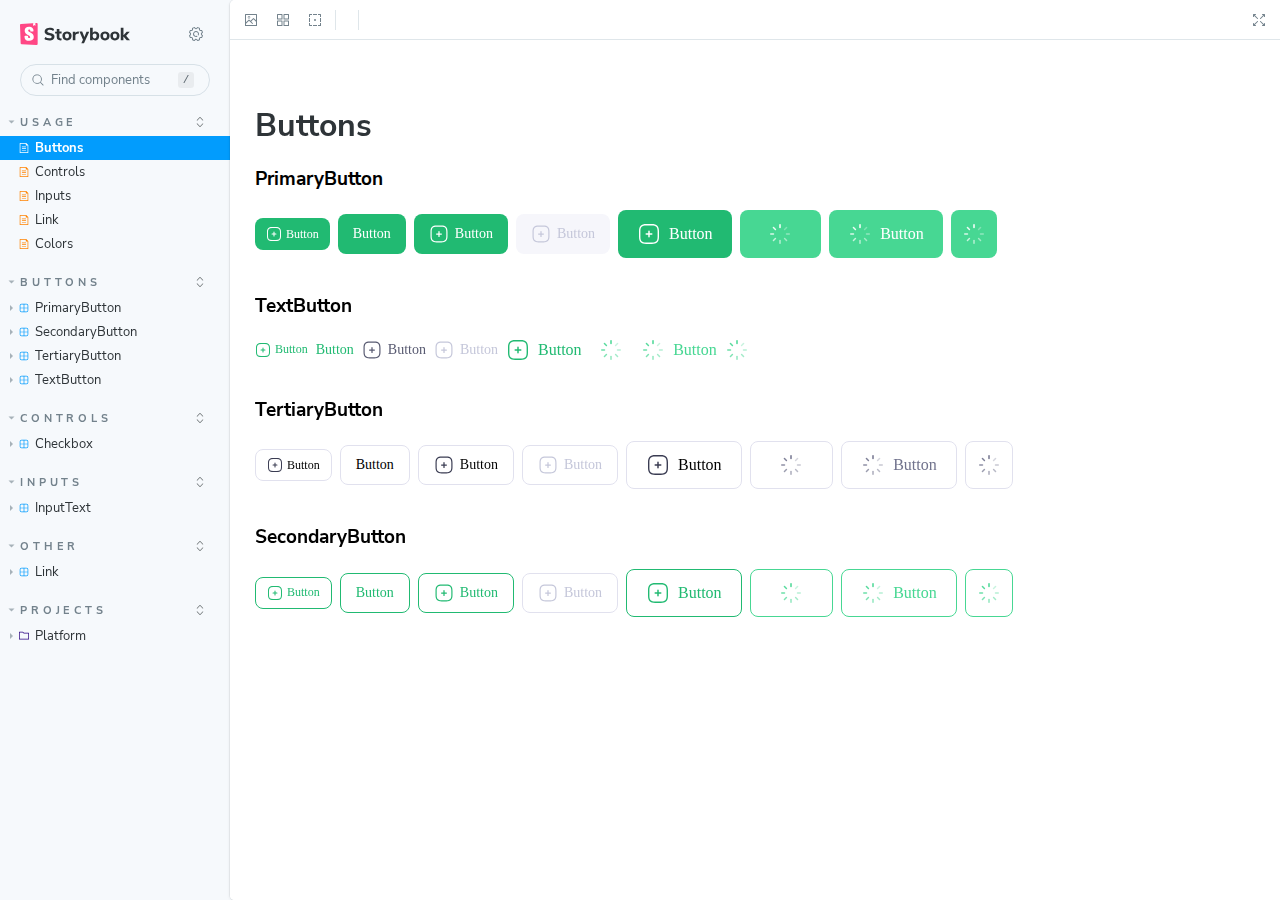
<file: index.html>
<!DOCTYPE html>
<html lang="en">
  <head>
    <meta charset="utf-8" />

    <title>@storybook/cli - Storybook</title>
    <meta name="viewport" content="width=device-width, initial-scale=1" />

    
    <link rel="icon" type="image/svg+xml" href="./favicon.svg" />
    
    <link
      rel="prefetch"
      href="./sb-common-assets/nunito-sans-regular.woff2"
      as="font"
      type="font/woff2"
      crossorigin
    />
    <link
      rel="prefetch"
      href="./sb-common-assets/nunito-sans-bold.woff2"
      as="font"
      type="font/woff2"
      crossorigin
    />
    <link rel="stylesheet" href="./sb-common-assets/fonts.css" />

    <link href="./sb-manager/runtime.js" rel="modulepreload" />

    
    <link href="./sb-addons/links-0/manager-bundle.js" rel="modulepreload" />
    
    <link href="./sb-addons/essentials-controls-1/manager-bundle.js" rel="modulepreload" />
    
    <link href="./sb-addons/essentials-actions-2/manager-bundle.js" rel="modulepreload" />
    
    <link href="./sb-addons/essentials-backgrounds-3/manager-bundle.js" rel="modulepreload" />
    
    <link href="./sb-addons/essentials-viewport-4/manager-bundle.js" rel="modulepreload" />
    
    <link href="./sb-addons/essentials-toolbars-5/manager-bundle.js" rel="modulepreload" />
    
    <link href="./sb-addons/essentials-measure-6/manager-bundle.js" rel="modulepreload" />
    
    <link href="./sb-addons/essentials-outline-7/manager-bundle.js" rel="modulepreload" />
    
    <link href="./sb-addons/interactions-8/manager-bundle.js" rel="modulepreload" />
    
    <link href="./sb-addons/whitespace-html-esm-preset-9/manager-bundle.js" rel="modulepreload" />
    
    <link href="./sb-addons/geometricpanda-badges-10/manager-bundle.js" rel="modulepreload" />
    
    <link href="./sb-addons/designs-11/register-bundle.js" rel="modulepreload" />
       

    <style>
      #storybook-root[hidden] {
        display: none !important;
      }
    </style>

    
  </head>
  <body>
    <div id="root"></div>

    
    <script>
      
        
          window['FEATURES'] = {
  "warnOnLegacyHierarchySeparator": true,
  "buildStoriesJson": false,
  "storyStoreV7": true,
  "argTypeTargetsV7": true,
  "legacyDecoratorFileOrder": false
};
        
      
        
          window['REFS'] = {};
        
      
        
          window['LOGLEVEL'] = "info";
        
      
        
          window['DOCS_OPTIONS'] = {
  "defaultName": "Docs",
  "autodocs": true
};
        
      
        
          window['CONFIG_TYPE'] = "PRODUCTION";
        
      
        
      
        
      
    </script>
    

    <script type="module">
      import './sb-manager/runtime.js';

      
      import './sb-addons/links-0/manager-bundle.js';
      
      import './sb-addons/essentials-controls-1/manager-bundle.js';
      
      import './sb-addons/essentials-actions-2/manager-bundle.js';
      
      import './sb-addons/essentials-backgrounds-3/manager-bundle.js';
      
      import './sb-addons/essentials-viewport-4/manager-bundle.js';
      
      import './sb-addons/essentials-toolbars-5/manager-bundle.js';
      
      import './sb-addons/essentials-measure-6/manager-bundle.js';
      
      import './sb-addons/essentials-outline-7/manager-bundle.js';
      
      import './sb-addons/interactions-8/manager-bundle.js';
      
      import './sb-addons/whitespace-html-esm-preset-9/manager-bundle.js';
      
      import './sb-addons/geometricpanda-badges-10/manager-bundle.js';
      
      import './sb-addons/designs-11/register-bundle.js';
      
    </script>

    <link href="./sb-preview/runtime.js" rel="prefetch" as="script" />
  </body>
</html>
</file>
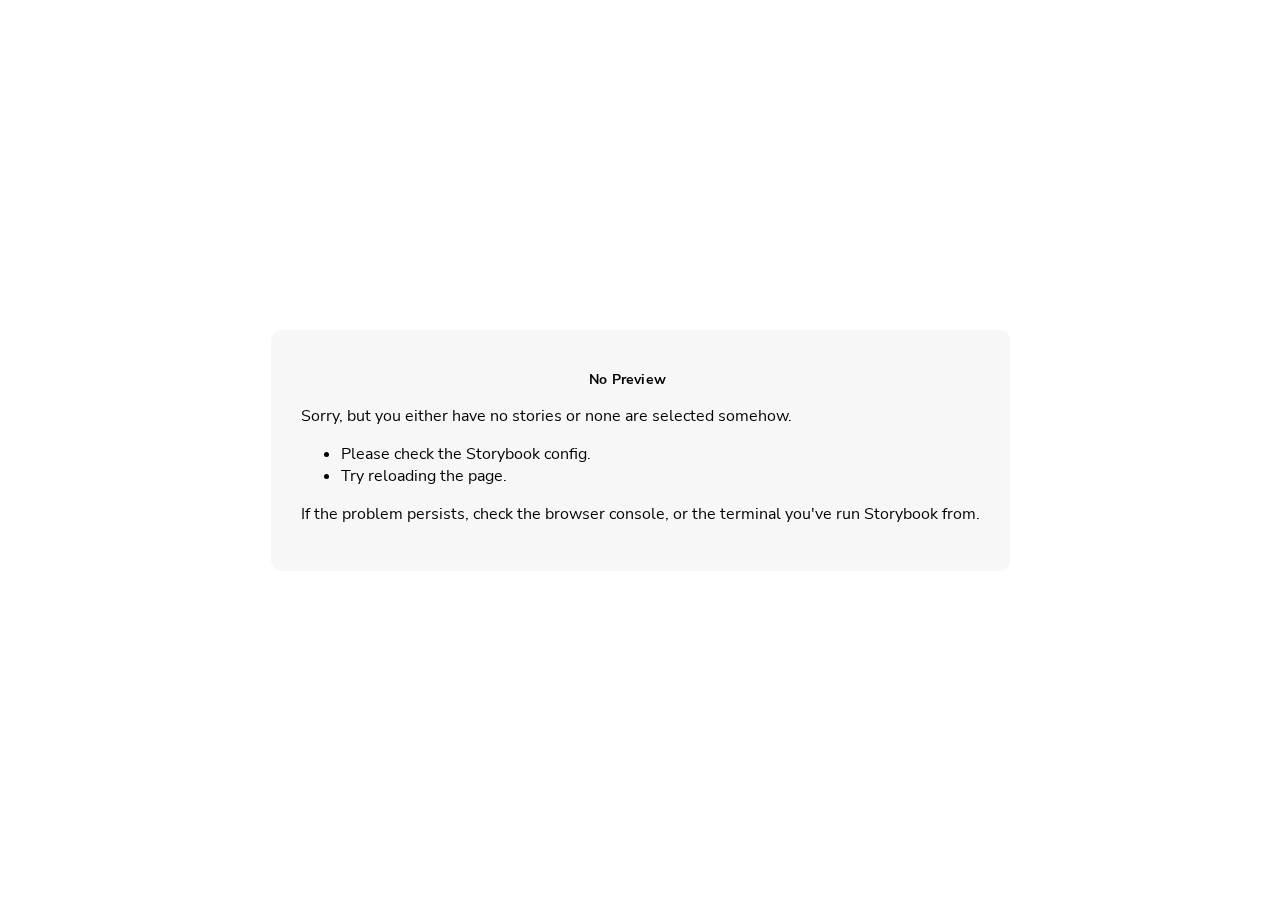
<file: iframe.html>
<!doctype html><html lang="en"><head><meta charset="utf-8"><title>Webpack App</title><meta name="viewport" content="width=device-width,initial-scale=1"><link rel="prefetch" href="./sb-common-assets/nunito-sans-regular.woff2" as="font" type="font/woff2" crossorigin><link rel="prefetch" href="./sb-common-assets/nunito-sans-italic.woff2" as="font" type="font/woff2" crossorigin><link rel="prefetch" href="./sb-common-assets/nunito-sans-bold.woff2" as="font" type="font/woff2" crossorigin><link rel="prefetch" href="./sb-common-assets/nunito-sans-bold-italic.woff2" as="font" type="font/woff2" crossorigin><link rel="stylesheet" href="./sb-common-assets/fonts.css"><base target="_parent"><style>/* While we aren't showing the main block yet, but still preparing, we want everything the user
     has rendered, which may or may not be in #storybook-root, to be display none */
  .sb-show-preparing-story:not(.sb-show-main) > :not(.sb-preparing-story) {
    display: none;
  }

  .sb-show-preparing-docs:not(.sb-show-main) > :not(.sb-preparing-docs) {
    display: none;
  }

  /* Hide our own blocks when we aren't supposed to be showing them */
  :not(.sb-show-preparing-story) > .sb-preparing-story,
  :not(.sb-show-preparing-docs) > .sb-preparing-docs,
  :not(.sb-show-nopreview) > .sb-nopreview,
  :not(.sb-show-errordisplay) > .sb-errordisplay {
    display: none;
  }

  .sb-show-main.sb-main-centered {
    margin: 0;
    display: flex;
    align-items: center;
    min-height: 100vh;
  }

  .sb-show-main.sb-main-centered #storybook-root {
    box-sizing: border-box;
    margin: auto;
    padding: 1rem;
    max-height: 100%; /* Hack for centering correctly in IE11 */
  }

  /* Vertical centering fix for IE11 */
  @media screen and (-ms-high-contrast: none), (-ms-high-contrast: active) {
    .sb-show-main.sb-main-centered:after {
      content: '';
      min-height: inherit;
      font-size: 0;
    }
  }

  .sb-show-main.sb-main-fullscreen {
    margin: 0;
    padding: 0;
    display: block;
  }

  .sb-show-main.sb-main-padded {
    margin: 0;
    padding: 1rem;
    display: block;
    box-sizing: border-box;
  }

  .sb-wrapper {
    position: fixed;
    top: 0;
    bottom: 0;
    left: 0;
    right: 0;
    padding: 20px;
    font-family: 'Nunito Sans', -apple-system, '.SFNSText-Regular', 'San Francisco',
      BlinkMacSystemFont, 'Segoe UI', 'Helvetica Neue', Helvetica, Arial, sans-serif;
    -webkit-font-smoothing: antialiased;
    overflow: auto;
  }

  .sb-heading {
    font-size: 14px;
    font-weight: 600;
    letter-spacing: 0.2px;
    margin: 10px 0;
    padding-right: 25px;
  }

  .sb-nopreview {
    display: flex;
    align-content: center;
    justify-content: center;
  }

  .sb-nopreview_main {
    margin: auto;
    padding: 30px;
    border-radius: 10px;
    background: rgba(0, 0, 0, 0.03);
  }

  .sb-nopreview_heading {
    text-align: center;
  }

  .sb-errordisplay {
    border: 20px solid rgb(187, 49, 49);
    background: #222;
    color: #fff;
    z-index: 999999;
  }

  .sb-errordisplay_code {
    padding: 10px;
    background: #000;
    color: #eee;
    font-family: 'Operator Mono', 'Fira Code Retina', 'Fira Code', 'FiraCode-Retina', 'Andale Mono',
      'Lucida Console', Consolas, Monaco, monospace;
  }

  .sb-errordisplay pre {
    white-space: pre-wrap;
  }

  @-webkit-keyframes sb-rotate360 {
    from {
      transform: rotate(0deg);
    }
    to {
      transform: rotate(360deg);
    }
  }
  @keyframes sb-rotate360 {
    from {
      transform: rotate(0deg);
    }
    to {
      transform: rotate(360deg);
    }
  }
  @-webkit-keyframes sb-glow {
    0%,
    100% {
      opacity: 1;
    }
    50% {
      opacity: 0.4;
    }
  }
  @keyframes sb-glow {
    0%,
    100% {
      opacity: 1;
    }
    50% {
      opacity: 0.4;
    }
  }

  /* We display the preparing loaders *over* the rendering story */
  .sb-preparing-story,
  .sb-preparing-docs {
    background-color: white;
    /* Maximum possible z-index. It would be better to use stacking contexts to ensure it's always
    on top, but this isn't possible as it would require making CSS changes that could affect user code */
    z-index: 2147483647;
  }

  .sb-loader {
    -webkit-animation: sb-rotate360 0.7s linear infinite;
    animation: sb-rotate360 0.7s linear infinite;
    border-color: rgba(97, 97, 97, 0.29);
    border-radius: 50%;
    border-style: solid;
    border-top-color: #646464;
    border-width: 2px;
    display: inline-block;
    height: 32px;
    left: 50%;
    margin-left: -16px;
    margin-top: -16px;
    mix-blend-mode: difference;
    overflow: hidden;
    position: absolute;
    top: 50%;
    transition: all 200ms ease-out;
    vertical-align: top;
    width: 32px;
    z-index: 4;
  }

  .sb-previewBlock {
    background: #fff;
    border: 1px solid rgba(0, 0, 0, 0.1);
    border-radius: 4px;
    box-shadow: rgba(0, 0, 0, 0.1) 0 1px 3px 0;
    margin: 25px auto 40px;
    max-width: 600px;
  }

  .sb-previewBlock_header {
    align-items: center;
    box-shadow: rgba(0, 0, 0, 0.1) 0 -1px 0 0 inset;
    display: flex;
    gap: 14px;
    height: 40px;
    padding: 0 12px;
  }

  .sb-previewBlock_icon {
    -webkit-animation: sb-glow 1.5s ease-in-out infinite;
    animation: sb-glow 1.5s ease-in-out infinite;
    background: #e6e6e6;
    height: 14px;
    width: 14px;
  }
  .sb-previewBlock_icon:last-child {
    margin-left: auto;
  }

  .sb-previewBlock_body {
    -webkit-animation: sb-glow 1.5s ease-in-out infinite;
    animation: sb-glow 1.5s ease-in-out infinite;
    height: 182px;
    position: relative;
  }

  .sb-argstableBlock {
    border-collapse: collapse;
    border-spacing: 0;
    font-size: 13px;
    line-height: 20px;
    margin: 25px auto 40px;
    max-width: 600px;
    text-align: left;
    width: 100%;
  }
  .sb-argstableBlock th:first-of-type,
  .sb-argstableBlock td:first-of-type {
    padding-left: 20px;
  }
  .sb-argstableBlock th:nth-of-type(2),
  .sb-argstableBlock td:nth-of-type(2) {
    width: 35%;
  }
  .sb-argstableBlock th:nth-of-type(3),
  .sb-argstableBlock td:nth-of-type(3) {
    width: 15%;
  }
  .sb-argstableBlock th:last-of-type,
  .sb-argstableBlock td:last-of-type {
    width: 25%;
    padding-right: 20px;
  }
  .sb-argstableBlock th span,
  .sb-argstableBlock td span {
    -webkit-animation: sb-glow 1.5s ease-in-out infinite;
    animation: sb-glow 1.5s ease-in-out infinite;
    background-color: rgba(0, 0, 0, 0.1);
    border-radius: 0;
    box-shadow: none;
    color: transparent;
  }
  .sb-argstableBlock th {
    padding: 10px 15px;
  }

  .sb-argstableBlock-body {
    border-radius: 4px;
    box-shadow: rgba(0, 0, 0, 0.1) 0 1px 3px 1px, rgba(0, 0, 0, 0.065) 0 0 0 1px;
  }
  .sb-argstableBlock-body tr {
    background: transparent;
    overflow: hidden;
  }
  .sb-argstableBlock-body tr:not(:first-child) {
    border-top: 1px solid #e6e6e6;
  }
  .sb-argstableBlock-body tr:first-child td:first-child {
    border-top-left-radius: 4px;
  }
  .sb-argstableBlock-body tr:first-child td:last-child {
    border-top-right-radius: 4px;
  }
  .sb-argstableBlock-body tr:last-child td:first-child {
    border-bottom-left-radius: 4px;
  }
  .sb-argstableBlock-body tr:last-child td:last-child {
    border-bottom-right-radius: 4px;
  }
  .sb-argstableBlock-body td {
    background: #fff;
    padding-bottom: 10px;
    padding-top: 10px;
    vertical-align: top;
  }
  .sb-argstableBlock-body td:not(:first-of-type) {
    padding-left: 15px;
    padding-right: 15px;
  }
  .sb-argstableBlock-body button {
    -webkit-animation: sb-glow 1.5s ease-in-out infinite;
    animation: sb-glow 1.5s ease-in-out infinite;
    background-color: rgba(0, 0, 0, 0.1);
    border: 0;
    border-radius: 0;
    box-shadow: none;
    color: transparent;
    display: inline;
    font-size: 12px;
    line-height: 1;
    padding: 10px 16px;
  }

  .sb-argstableBlock-summary {
    margin-top: 4px;
  }

  .sb-argstableBlock-code {
    margin-right: 4px;
    margin-bottom: 4px;
    padding: 2px 5px;
  }</style><script>/* globals window */
  /* eslint-disable no-underscore-dangle */
  try {
    if (window.top !== window) {
      window.__REACT_DEVTOOLS_GLOBAL_HOOK__ = window.top.__REACT_DEVTOOLS_GLOBAL_HOOK__;
      window.__VUE_DEVTOOLS_GLOBAL_HOOK__ = window.top.__VUE_DEVTOOLS_GLOBAL_HOOK__;
      window.top.__VUE_DEVTOOLS_CONTEXT__ = window.document;
    }
  } catch (e) {
    // eslint-disable-next-line no-console
    console.warn('unable to connect to top frame for connecting dev tools');
  }</script><link href="static/css/main.58f92d61.css" rel="stylesheet"><style>#storybook-root[hidden],
      #storybook-docs[hidden] {
        display: none !important;
      }</style></head><body><div class="sb-preparing-story sb-wrapper"><div class="sb-loader"></div></div><div class="sb-preparing-docs sb-wrapper"><div class="sb-previewBlock"><div class="sb-previewBlock_header"><div class="sb-previewBlock_icon"></div><div class="sb-previewBlock_icon"></div><div class="sb-previewBlock_icon"></div><div class="sb-previewBlock_icon"></div></div><div class="sb-previewBlock_body"><div class="sb-loader"></div></div></div><table aria-hidden="true" class="sb-argstableBlock"><thead class="sb-argstableBlock-head"><tr><th><span>Name</span></th><th><span>Description</span></th><th><span>Default</span></th><th><span>Control</span></th></tr></thead><tbody class="sb-argstableBlock-body"><tr><td><span>propertyName</span><span title="Required">*</span></td><td><div><span>This is a short description</span></div><div class="sb-argstableBlock-summary"><div><span class="sb-argstableBlock-code">summary</span></div></div></td><td><div><span class="sb-argstableBlock-code">defaultValue</span></div></td><td><button>Set string</button></td></tr><tr><td><span>propertyName</span><span>*</span></td><td><div><span>This is a short description</span></div><div class="sb-argstableBlock-summary"><div><span class="sb-argstableBlock-code">summary</span></div></div></td><td><div><span class="sb-argstableBlock-code">defaultValue</span></div></td><td><button>Set string</button></td></tr><tr><td><span>propertyName</span><span>*</span></td><td><div><span>This is a short description</span></div><div class="sb-argstableBlock-summary"><div><span class="sb-argstableBlock-code">summary</span></div></div></td><td><div><span class="sb-argstableBlock-code">defaultValue</span></div></td><td><button>Set string</button></td></tr></tbody></table></div><div class="sb-nopreview sb-wrapper"><div class="sb-nopreview_main"><h1 class="sb-nopreview_heading sb-heading">No Preview</h1><p>Sorry, but you either have no stories or none are selected somehow.</p><ul><li>Please check the Storybook config.</li><li>Try reloading the page.</li></ul><p>If the problem persists, check the browser console, or the terminal you've run Storybook from.</p></div></div><div class="sb-errordisplay sb-wrapper"><pre id="error-message" class="sb-heading"></pre><pre class="sb-errordisplay_code"><code id="error-stack"></code></pre></div><div id="storybook-root"></div><div id="storybook-docs"></div><script>window['CONFIG_TYPE'] = "PRODUCTION";
          
      
          
            window['LOGLEVEL'] = "info";
          
      
          
            window['FRAMEWORK_OPTIONS'] = {"name":"@storybook/react-webpack5","options":{"legacyRootApi":true}};
          
      
          
      
          
            window['FEATURES'] = {"warnOnLegacyHierarchySeparator":true,"buildStoriesJson":false,"storyStoreV7":true,"argTypeTargetsV7":true,"legacyDecoratorFileOrder":false};
          
      
          
      
          
            window['STORIES'] = [{"titlePrefix":"","directory":"./src","files":"**/*.mdx","importPathMatcher":"^\\.[\\\\/](?:src(?:\\/(?!\\.)(?:(?:(?!(?:^|\\/)\\.).)*?)\\/|\\/|$)(?!\\.)(?=.)[^/]*?\\.mdx)$"},{"titlePrefix":"","directory":"./src","files":"**/*.stories.@(js|jsx|ts|tsx)","importPathMatcher":"^\\.[\\\\/](?:src(?:\\/(?!\\.)(?:(?:(?!(?:^|\\/)\\.).)*?)\\/|\\/|$)(?!\\.)(?=.)[^/]*?\\.stories\\.(js|jsx|ts|tsx))$"}];
          
      
          
            window['DOCS_OPTIONS'] = {"defaultName":"Docs","autodocs":true};</script><script type="module">import './sb-preview/runtime.js';

      
      import './runtime~main.17473101.iframe.bundle.js';
      
      import './main.0be205f4.iframe.bundle.js';</script></body></html>
</file>
<file: sb-common-assets/fonts.css>
@font-face {
  font-family: 'Nunito Sans';
  font-style: normal;
  font-weight: 400;
  font-display: swap;
  src: url('./nunito-sans-regular.woff2') format('woff2');
}

@font-face {
  font-family: 'Nunito Sans';
  font-style: italic;
  font-weight: 400;
  font-display: swap;
  src: url('./nunito-sans-italic.woff2') format('woff2');
}

@font-face {
  font-family: 'Nunito Sans';
  font-style: normal;
  font-weight: 700;
  font-display: swap;
  src: url('./nunito-sans-bold.woff2') format('woff2');
}

@font-face {
  font-family: 'Nunito Sans';
  font-style: italic;
  font-weight: 700;
  font-display: swap;
  src: url('./nunito-sans-bold-italic.woff2') format('woff2');
}
</file>
<file: static/css/main.58f92d61.css>
@font-face {
  src: url('https://cdn.dasreda.ru/fonts-static/fonts/SBSansDisplay/SBSansDisplay-Regular.eot')
  format('embedded-opentype'),
  url('https://cdn.dasreda.ru/fonts-static/fonts/SBSansDisplay/SBSansDisplay-Regular.woff2') format('woff2'),
  url('https://cdn.dasreda.ru/fonts-static/fonts/SBSansDisplay/SBSansDisplay-Regular.woff') format('woff'),
  url('https://cdn.dasreda.ru/fonts-static/fonts/SBSansDisplay/SBSansDisplay-Regular.ttf') format('truetype');
  font-weight: normal;
  font-style: normal;
  font-display: swap;
  font-family: SB Sans Display;
}
@font-face {
  src: url('https://cdn.dasreda.ru/fonts-static/fonts/SBSansDisplay/SBSansDisplay-Regular.eot')
  format('embedded-opentype'),
  url('https://cdn.dasreda.ru/fonts-static/fonts/SBSansDisplay/SBSansDisplay-Regular.woff2') format('woff2'),
  url('https://cdn.dasreda.ru/fonts-static/fonts/SBSansDisplay/SBSansDisplay-Regular.woff') format('woff'),
  url('https://cdn.dasreda.ru/fonts-static/fonts/SBSansDisplay/SBSansDisplay-Regular.ttf') format('truetype');
  font-weight: 500;
  font-style: normal;
  font-display: swap;
  font-family: SB Sans Display;
}
@font-face {
  src: url('https://cdn.dasreda.ru/fonts-static/fonts/SBSansUI/SBSansUI-Regular.eot')
        format('embedded-opentype'),
      url('https://cdn.dasreda.ru/fonts-static/fonts/SBSansUI/SBSansUI-Regular.woff2') format('woff2'),
      url('https://cdn.dasreda.ru/fonts-static/fonts/SBSansUI/SBSansUI-Regular.woff') format('woff'),
      url('https://cdn.dasreda.ru/fonts-static/fonts/SBSansUI/SBSansUI-Regular.ttf') format('truetype');
  font-weight: normal;
  font-style: normal;
  font-display: swap;
  font-family: SB Sans Interface;
}
@font-face {
  src: url('https://cdn.dasreda.ru/fonts-static/fonts/SBSansUI/SBSansUI-Semibold.eot')
        format('embedded-opentype'),
      url('https://cdn.dasreda.ru/fonts-static/fonts/SBSansUI/SBSansUI-Semibold.woff2') format('woff2'),
      url('https://cdn.dasreda.ru/fonts-static/fonts/SBSansUI/SBSansUI-Semibold.woff') format('woff'),
      url('https://cdn.dasreda.ru/fonts-static/fonts/SBSansUI/SBSansUI-Semibold.ttf') format('truetype');
  font-weight: 600;
  font-style: normal;
  font-display: swap;
  font-family: SB Sans Interface;
}
* {
  box-sizing: border-box;
  outline: none;
}
html, body {
  font-family: SB Sans Display;
}
.zozg0c0 {
  --zozg0c1: #fff;
  --zozg0c2: #000;
  --zozg0c3: #EEFCF5;
  --zozg0c4: #E5FAF0;
  --zozg0c5: #B9F4D8;
  --zozg0c6: #84EBBB;
  --zozg0c7: #47D793;
  --zozg0c8: #21BA72;
  --zozg0c9: #209F6D;
  --zozg0ca: #1F8468;
  --zozg0cb: #116951;
  --zozg0cc: #084937;
  --zozg0cd: #F9F9FC;
  --zozg0ce: #F6F6FB;
  --zozg0cf: #E1E1EE;
  --zozg0cg: #C5C7DA;
  --zozg0ch: #9DA0B6;
  --zozg0ci: #71738D;
  --zozg0cj: #585A71;
  --zozg0ck: #3A3C52;
  --zozg0cl: #2D3045;
  --zozg0cm: #222539;
  --zozg0cn: #FFF0F3;
  --zozg0co: #FFE0E8;
  --zozg0cp: #FCC5D2;
  --zozg0cq: #F98BA5;
  --zozg0cr: #F5426D;
  --zozg0cs: #F31C50;
  --zozg0ct: #CF1743;
  --zozg0cu: #A81538;
  --zozg0cv: #810E2A;
  --zozg0cw: #60061C;
  --zozg0cx: rgba(255, 255, 255, 0.1);
  --zozg0cy: rgba(255, 255, 255, 0.2);
  --zozg0cz: rgba(255, 255, 255, 0.4);
  --zozg0c10: rgba(34, 37, 57, 0.5);
  --zozg0c11: rgba(34, 37, 57, 0.8);
  --zozg0c12: linear-gradient(104deg, #CD0C97 1%, #641CFF 100%);
  --zozg0c13: 400 20px/28px SB Sans Interface, sans-serif;
  --zozg0c14: 600 20px/28px SB Sans Interface, sans-serif;
  --zozg0c15: 400 18px/24px SB Sans Interface, sans-serif;
  --zozg0c16: 600 18px/24px SB Sans Interface, sans-serif;
  --zozg0c17: 400 16px/24px SB Sans Interface, sans-serif;
  --zozg0c18: 600 16px/24px SB Sans Interface, sans-serif;
  --zozg0c19: 400 14px/20px SB Sans Interface, sans-serif;
  --zozg0c1a: 600 14px/20px SB Sans Interface, sans-serif;
  --zozg0c1b: 400 12px/16px SB Sans Interface, sans-serif;
  --zozg0c1c: 600 12px/16px SB Sans Interface, sans-serif;
  --zozg0c1d: 400 48px/56px SB Sans Display, sans-serif;
  --zozg0c1e: 600 48px/56px SB Sans Display, sans-serif;
  --zozg0c1f: 400 48px/48px SB Sans Display, sans-serif;
  --zozg0c1g: 600 48px/48px SB Sans Display, sans-serif;
  --zozg0c1h: 400 32px/40px SB Sans Display, sans-serif;
  --zozg0c1i: 600 32px/40px SB Sans Display, sans-serif;
  --zozg0c1j: 400 24px/30px SB Sans Display, sans-serif;
  --zozg0c1k: 600 24px/30px SB Sans Display, sans-serif;
  --zozg0c1l: 400 24px/36px SB Sans Display, sans-serif;
  --zozg0c1m: 600 24px/36px SB Sans Display, sans-serif;
  --zozg0c1n: 400 20px/28px SB Sans Display, sans-serif;
  --zozg0c1o: 600 20px/28px SB Sans Display, sans-serif;
  --zozg0c1p: 400 20px/32px SB Sans Interface, sans-serif;
  --zozg0c1q: 400 20px/28px SB Sans Interface, sans-serif;
  --zozg0c1r: 400 16px/24px SB Sans Interface, sans-serif;
  --zozg0c1s: 400 14px/20px SB Sans Interface, sans-serif;
  --zozg0c1t: 400 12px/16px SB Sans Interface, sans-serif;
  --zozg0c1u: 600 32px/40px SB Sans Display, sans-serif;
  --zozg0c1v: 600 28px/36px SB Sans Display, sans-serif;
  --zozg0c1w: 600 24px/30px SB Sans Display, sans-serif;
  --zozg0c1x: 600 24px/30px SB Sans Display, sans-serif;
  --zozg0c1y: 0px;
  --zozg0c1z: 768px;
  --zozg0c20: 1024px;
  --zozg0c21: 1280px;
  --zozg0c22: 4px;
  --zozg0c23: 8px;
}
._15i4hed0 {
  background-color: var(--zozg0c1);
  border: 1px solid;
  border-radius: 8px;
  position: relative;
  border-color: var(--zozg0cf);
}
._15i4hed0:hover {
  background-color: var(--zozg0cd);
}
._15i4hed0:active {
  background-color: var(--zozg0cd);
  border-color: var(--zozg0cg);
}
._15i4hed0:focus {
  box-shadow: 0 0 0 3px var(--zozg0ce);
}
._15i4hed0:active {
  box-shadow: none;
}
._15i4hed1 {
  background-color: var(--zozg0c1);
}
._15i4hed1:hover {
  background-color: var(--zozg0c1);
}
._15i4hed1:active {
  background-color: var(--zozg0c1);
}
._15i4hed2 {
  background-color: var(--zozg0c1);
  color: var(--zozg0ci);
  border-color: var(--zozg0cf);
}
._15i4hed2:hover {
  background-color: var(--zozg0c1);
}
._15i4hed2:active {
  border-color: var(--zozg0cf);
  background-color: var(--zozg0c1);
}
._15i4hed3 {
  color: var(--zozg0ck);
}
._197rj410 {
  color: transparent !important;
}
.mmp8081.mmp8081 {
  cursor: default;
}
.mmp8082.mmp8082 {
  color: var(--zozg0cg);
  border-color: var(--zozg0cf);
}
.mmp8082.mmp8082:hover {
  color: var(--zozg0cg);
  border-color: var(--zozg0cf);
}
.mmp8082.mmp8082:active {
  color: var(--zozg0cg);
  border-color: var(--zozg0cf);
}
.mmp8082.mmp8082:focus {
  color: var(--zozg0cg);
  border-color: var(--zozg0cf);
}
@-webkit-keyframes _1w7lseh0 {
  0% {
    -webkit-transform: rotate(0deg);
            transform: rotate(0deg);
  }
  100% {
    -webkit-transform: rotate(360deg);
            transform: rotate(360deg);
  }
}
@keyframes _1w7lseh0 {
  0% {
    -webkit-transform: rotate(0deg);
            transform: rotate(0deg);
  }
  100% {
    -webkit-transform: rotate(360deg);
            transform: rotate(360deg);
  }
}
._1urxfpj0 {
  font-size: 12px;
  padding: 7px 11px;
  height: 32px;
}
._1urxfpj1 {
  font-size: 14px;
  padding: 9px 15px;
  height: 40px;
}
._1urxfpj2 {
  font-size: 16px;
  padding: 11px 19px;
  height: 48px;
}
.obc3r00 {
  background: transparent none repeat 0 0 / auto auto padding-box border-box scroll;
  background: initial;
  border: medium none currentColor;
  border: initial;
}
.obc3r00 {
  padding: 0;
  padding: initial;
  height: auto;
}
 ._1urxfpj0.obc3r00 {
  height: 16px;
}
 ._1urxfpj1.obc3r00 {
  height: 20px;
}
 ._1urxfpj2.obc3r00 {
  height: 24px;
}
.obc3r01 {
  color: var(--zozg0c8);
}
.obc3r01:hover {
  color: var(--zozg0c9);
}
.obc3r01:focus {
  color: var(--zozg0c9);
}
.obc3r01:active {
  color: var(--zozg0ca);
}
.obc3r02 {
  color: var(--zozg0cj);
}
.obc3r02:hover {
  color: var(--zozg0ck);
}
.obc3r02:focus {
  color: var(--zozg0ck);
}
.obc3r02:active {
  color: var(--zozg0cl);
}
.obc3r04 {
  color: var(--zozg0c7);
}
.obc3r04:hover {
  color: var(--zozg0c7);
}
.obc3r04:focus {
  color: var(--zozg0c7);
}
.obc3r04:active {
  color: var(--zozg0c7);
}
.obc3r05 {
  color: var(--zozg0ch);
}
.obc3r05:hover {
  color: var(--zozg0ch);
}
.obc3r05:focus {
  color: var(--zozg0ch);
}
.obc3r05:active {
  color: var(--zozg0ch);
}
._150pukh0 {
  background: none;
  border: 1px solid;
  border-color: var(--zozg0c8);
  border-radius: 8px;
}
._150pukh0:hover {
  background-color: var(--zozg0c3);
}
._150pukh0:active {
  background-color: var(--zozg0c3);
  border-color: var(--zozg0c9);
}
._150pukh0:focus {
  box-shadow: 0 0 0 3px var(--zozg0c5);
}
._150pukh0:active {
  box-shadow: none;
}
._150pukh1 {
  background-color: var(--zozg0c1);
}
._150pukh1:hover {
  background-color: var(--zozg0c1);
}
._150pukh1:active {
  background-color: var(--zozg0c1);
}
._150pukh2 {
  background-color: var(--zozg0c1);
  color: var(--zozg0c7);
  border-color: var(--zozg0c7);
}
._150pukh2:hover {
  background-color: var(--zozg0c1);
}
._150pukh2:active {
  border-color: var(--zozg0c7);
  background-color: var(--zozg0c1);
}
._150pukh3 {
  color: var(--zozg0c8);
}
._150pukh3:active {
  color: var(--zozg0c9);
}
.zqjwea0 {
  border: medium none currentColor;
  border: initial;
  border-color: var(--zozg0c8);
  background-color: var(--zozg0c8);
  border-radius: 8px;
}
.zqjwea0:hover {
  background-color: var(--zozg0c9);
}
.zqjwea0:active {
  background-color: var(--zozg0ca);
  border-color: var(--zozg0c1);
}
.zqjwea0:focus {
  box-shadow: 0 0 0 3px var(--zozg0c5);
}
.zqjwea0:active {
  box-shadow: none;
}
.zqjwea1 {
  background-color: var(--zozg0ce);
  border-color: var(--zozg0ce);
}
.zqjwea1:hover {
  background-color: var(--zozg0ce);
}
.zqjwea1:active {
  background-color: var(--zozg0ce);
}
.zqjwea2 {
  background-color: var(--zozg0c7);
  color: var(--zozg0c1);
  border-color: var(--zozg0c7);
}
.zqjwea2:hover {
  background-color: var(--zozg0c7);
}
.zqjwea2:active {
  border-color: var(--zozg0c7);
  background-color: var(--zozg0c7);
}
.zqjwea3 {
  color: var(--zozg0c1);
}
.zqjwea3:active {
  color: var(--zozg0c1);
}
._39oaih0 {
  display: none;
}
._197rj410 ._39oaih0 {
  display: inline;
}
._197rj410 ._39oaih1 {
  position: absolute;
}
.obc3r01 ._39oaih1 {
  fill: var(--zozg0c8);
}
.obc3r01:hover ._39oaih1 {
  fill: var(--zozg0c9);
}
.obc3r01:focus ._39oaih1 {
  fill: var(--zozg0c9);
}
.obc3r01:active ._39oaih1 {
  fill: var(--zozg0ca);
}
.obc3r02 ._39oaih1 {
  fill: var(--zozg0cj);
}
.obc3r02:hover ._39oaih1 {
  fill: var(--zozg0ck);
}
.obc3r02:focus ._39oaih1 {
  fill: var(--zozg0ck);
}
.obc3r02:active ._39oaih1 {
  fill: var(--zozg0cl);
}
.obc3r00.obc3r01.obc3r03.obc3r04 ._39oaih1 {
  fill: var(--zozg0c7);
}
.obc3r00.obc3r01.obc3r03.obc3r04:hover ._39oaih1 {
  fill: var(--zozg0c7);
}
.obc3r00.obc3r01.obc3r03.obc3r04:focus ._39oaih1 {
  fill: var(--zozg0c7);
}
.obc3r00.obc3r01.obc3r03.obc3r04:active ._39oaih1 {
  fill: var(--zozg0c7);
}
.obc3r00.obc3r02.obc3r03.obc3r05 ._39oaih1 {
  fill: var(--zozg0ch);
}
.obc3r00.obc3r02.obc3r03.obc3r05:hover ._39oaih1 {
  fill: var(--zozg0ch);
}
.obc3r00.obc3r02.obc3r03.obc3r05:focus ._39oaih1 {
  fill: var(--zozg0ch);
}
.obc3r00.obc3r02.obc3r03.obc3r05:active ._39oaih1 {
  fill: var(--zozg0ch);
}
._15i4hed0 ._39oaih1 {
  fill: var(--zozg0ck);
}
._15i4hed0:hover ._39oaih1 {
  fill: var(--zozg0ck);
}
._15i4hed0:focus ._39oaih1 {
  fill: var(--zozg0ck);
}
._15i4hed0:active ._39oaih1 {
  fill: var(--zozg0ck);
}
._15i4hed0._15i4hed2 ._39oaih1 {
  fill: var(--zozg0ci);
}
._15i4hed0._15i4hed2:hover ._39oaih1 {
  fill: var(--zozg0ci);
}
._15i4hed0._15i4hed2:focus ._39oaih1 {
  fill: var(--zozg0ci);
}
._15i4hed0._15i4hed2:active ._39oaih1 {
  fill: var(--zozg0ci);
}
._150pukh0 ._39oaih1 {
  fill: var(--zozg0c8);
}
._150pukh0:hover ._39oaih1 {
  fill: var(--zozg0c8);
}
._150pukh0:focus ._39oaih1 {
  fill: var(--zozg0c8);
}
._150pukh0:active ._39oaih1 {
  fill: var(--zozg0c9);
}
._150pukh0._150pukh2 ._39oaih1 {
  fill: var(--zozg0c7);
}
._150pukh0._150pukh2:hover ._39oaih1 {
  fill: var(--zozg0c7);
}
._150pukh0._150pukh2:focus ._39oaih1 {
  fill: var(--zozg0c7);
}
._150pukh0._150pukh2:active ._39oaih1 {
  fill: var(--zozg0c7);
}
.zqjwea0 ._39oaih1 {
  fill: var(--zozg0c1);
}
.zqjwea0:hover ._39oaih1 {
  fill: var(--zozg0c1);
}
.zqjwea0:focus ._39oaih1 {
  fill: var(--zozg0c1);
}
.zqjwea0:active ._39oaih1 {
  fill: var(--zozg0c1);
}
.zqjwea0.zqjwea2 ._39oaih1 {
  fill: var(--zozg0c1);
}
.zqjwea0.zqjwea2:hover ._39oaih1 {
  fill: var(--zozg0c1);
}
.zqjwea0.zqjwea2:focus ._39oaih1 {
  fill: var(--zozg0c1);
}
.zqjwea0.zqjwea2:active ._39oaih1 {
  fill: var(--zozg0c1);
}
.mmp8081 ._39oaih1 {
  fill: var(--zozg0cg);
}
.mmp8081:hover ._39oaih1 {
  fill: var(--zozg0cg);
}
.mmp8081:focus ._39oaih1 {
  fill: var(--zozg0cg);
}
.mmp8081:active ._39oaih1 {
  fill: var(--zozg0cg);
}
._39oaih2 {
  -webkit-animation-name: _1w7lseh0;
          animation-name: _1w7lseh0;
  -webkit-animation-iteration-count: infinite;
          animation-iteration-count: infinite;
  -webkit-animation-duration: 1.5s;
          animation-duration: 1.5s;
  -webkit-animation-timing-function: linear;
          animation-timing-function: linear;
}
._39oaih3 {
  display: flex;
  align-items: center;
  justify-content: center;
  gap: 6px;
}
._1urxfpj0 ._39oaih3 {
  gap: 4px;
}
._1urxfpj2 ._39oaih3 {
  gap: 8px;
}
._39oaih4._1urxfpj0:not(._197rj410):not(.obc3r00) {
  padding-left: 7px;
  padding-right: 7px;
}
._39oaih4._1urxfpj1:not(._197rj410):not(.obc3r00) {
  padding-left: 9px;
  padding-right: 9px;
}
._39oaih4._1urxfpj2:not(._197rj410):not(.obc3r00) {
  padding-left: 11px;
  padding-right: 11px;
}
._8vei7x0 {
  font-family: SB Sans Interface;
  cursor: pointer;
  white-space: nowrap;
  text-align: center;
  outline: none;
}
.d0mj5d0 {
  cursor: pointer;
  text-decoration: none;
}
.d0mj5d1 {
  color: var(--zozg0c8);
  border-color: var(--zozg0c8);
}
.d0mj5d1:hover {
  color: var(--zozg0c9);
  border-color: var(--zozg0c9);
}
.d0mj5d1:focus {
  background-color: var(--zozg0c3);
}
.d0mj5d1:active {
  color: var(--zozg0c9);
  border-color: var(--zozg0c9);
}
.d0mj5d2 {
  color: var(--zozg0cj);
  border-color: var(--zozg0cj);
}
.d0mj5d2:hover {
  color: var(--zozg0ck);
  border-color: var(--zozg0ck);
}
.d0mj5d2:focus {
  background-color: var(--zozg0cd);
}
.d0mj5d2:active {
  color: var(--zozg0ck);
  border-color: var(--zozg0ck);
}
.yof1e60 {
  font: var(--zozg0c1b);
  height: 16px;
}
.yof1e61 {
  font: var(--zozg0c19);
  height: 20px;
}
.yof1e62 {
  font: var(--zozg0c17);
  height: 24px;
}
.yof1e63 {
  font: var(--zozg0c15);
  height: 24px;
}
.yof1e64 {
  font: var(--zozg0c13);
  height: 28px;
}
.kpo6zv1 {
  border-bottom: 1px solid;
}
.kpo6zv2 {
  border-bottom: 1px dashed;
}
._1chmp3k0 {
  color: var(--zozg0cg);
  border-color: var(--zozg0cg);
}
._1chmp3k0:hover {
  color: var(--zozg0cg);
  border-color: var(--zozg0cg);
}
._1chmp3k0:active {
  color: var(--zozg0cg);
}
._1chmp3k0:focus {
  color: var(--zozg0cg);
}
._1xvk6iq0 {
  border-radius: 8px;
  border: 1px solid;
  background-color: transparent;
  border-color: var(--zozg0cf);
  outline: none;
}
._1xvk6iq0:hover {
  border-color: var(--zozg0c8);
}
._1xvk6iq0:focus {
  border-color: var(--zozg0c8);
  box-shadow: 0 0 0 3px var(--zozg0c5);
}
._1xvk6iq0::-webkit-input-placeholder {
  color: var(--zozg0ch);
}
._1xvk6iq0::placeholder {
  color: var(--zozg0ch);
}
.tenmta0 {
  padding: 10px 12px;
}
.tenmta1 {
  padding: 12px;
}
.jboc7u1 {
  border: 1px dashed;
  border-color: var(--zozg0cf);
}
.jboc7u1:hover {
  border: 1px dashed;
  border-color: var(--zozg0cf);
}
._2hjkgp1 {
  border-color: var(--zozg0ct);
}
._2hjkgp1:hover {
  border-color: var(--zozg0ct);
}
._2hjkgp1:focus {
  border-color: var(--zozg0ct);
  box-shadow: 0 0 0 3px var(--zozg0cp);
}
@-webkit-keyframes _1jhmalb0 {
  0% {
    -webkit-transform: rotate(0deg);
            transform: rotate(0deg);
  }
  100% {
    -webkit-transform: rotate(360deg);
            transform: rotate(360deg);
  }
}
@keyframes _1jhmalb0 {
  0% {
    -webkit-transform: rotate(0deg);
            transform: rotate(0deg);
  }
  100% {
    -webkit-transform: rotate(360deg);
            transform: rotate(360deg);
  }
}
._1jhmalb1 {
  position: absolute;
  fill: var(--zozg0ch);
}
._1jhmalb2 {
  left: 6px;
}
._1jhmalb3 {
  right: 6px;
}
._1jhmalb4 {
  fill: var(--zozg0c8);
  -webkit-animation-name: _1jhmalb0;
          animation-name: _1jhmalb0;
  -webkit-animation-iteration-count: infinite;
          animation-iteration-count: infinite;
  -webkit-animation-duration: 1.5s;
          animation-duration: 1.5s;
  -webkit-animation-timing-function: linear;
          animation-timing-function: linear;
}
._1jhmalb5 {
  padding-left: 34px;
}
._1jhmalb6 {
  padding-right: 34px;
}
._1jhmalb7 {
  position: relative;
  display: inline-flex;
  align-items: center;
}
.u4xfca0 {
  color: var(--zozg0cj);
}
.u4xfca1 {
  color: var(--zozg0ct);
}
.u4xfca2 {
  font-size: var(--zozg0c19);
}
.u4xfca3 {
  font-size: var(--zozg0c17);
}
.u4xfca4 {
  display: inline-flex;
  flex-flow: column;
  row-gap: 4px;
}
._1gj9xj80 {
  color: var(--zozg0cj);
}
._1gj9xj81 {
  font-size: var(--zozg0c17);
}
._1gj9xj82 {
  font-size: var(--zozg0c19);
}
._1gj9xj83 {
  display: inline-flex;
  flex-flow: column;
  row-gap: 4px;
}
._1yrv35j0 {
  position: absolute;
  inset: 0;
  opacity: 0;
  cursor: pointer;
}
._1yrv35j1 {
  position: relative;
}
._16nvc420 {
  margin: 0;
}
._16nvc421 {
  width: 20px;
  height: 20px;
  padding: 2px;
}
._16nvc422 {
  width: 24px;
  height: 24px;
  padding: 2px;
}
._1q16f490 {
  width: 100%;
  height: 100%;
}
._1q16f491 {
  border: 1px solid;
  border-radius: 5.3px;
}
._1q16f492 {
  border: 1.5px solid;
  border-radius: 8px;
}
._1q16f493 {
  fill: var(--zozg0c8);
  border-color: var(--zozg0ci);
}
._1yrv35j0:hover ~ ._1q16f493 {
  border-color: var(--zozg0c8);
}
._1yrv35j0:focus-visible ~ ._1q16f493 {
  border-color: var(--zozg0c8);
  box-shadow: 0 0 0 3px var(--zozg0c5);
}
._1q16f494 {
  fill: var(--zozg0cs);
  border-color: var(--zozg0cs);
}
._1yrv35j0:hover ~ ._1q16f494 {
  border-color: var(--zozg0cs);
}
._1yrv35j0:focus-visible ~ ._1q16f494 {
  border-color: var(--zozg0cs);
  box-shadow: 0 0 0 3px var(--zozg0cp);
}
._1yrv35j0:checked ~ ._1q16f495 {
  display: none;
}
._1q16f496 {
  display: none;
  border: none;
}
._1yrv35j0:checked ~ ._1q16f496 {
  display: block;
}
._1yrv35j0:disabled ~ ._1oh87280 {
  border-color: var(--zozg0cg);
  fill: var(--zozg0cg);
}
._1fajgkn0 {
  cursor: pointer;
  display: inline-grid;
}
.lzotkz0 {
  grid-column: 2;
  margin-left: 6px;
  color: var(--zozg0ck);
  align-self: center;
}
.lzotkz1 {
  font: var(--zozg0c19);
}
.lzotkz2 {
  font: var(--zozg0c17);
}
.lzotkz3 {
  color: var(--zozg0ci);
}
.lzotkz4 {
  display: inline-grid;
}
.mfil9w0 {
  display: inline-flex;
  flex-flow: column;
  row-gap: 4px;
}
.mfil9w1 {
  grid-row: 2;
  grid-column: 2/5;
  margin-left: 6px;
  color: var(--zozg0ci);
}
.mfil9w2 {
  font: var(--zozg0c1b);
}
.mfil9w3 {
  font: var(--zozg0c19);
}
.mfil9w4 {
  grid-row: 1;
}
.mfil9w5 {
  color: var(--zozg0cg);
}

/*# sourceMappingURL=main.58f92d61.css.map*/
</file>
